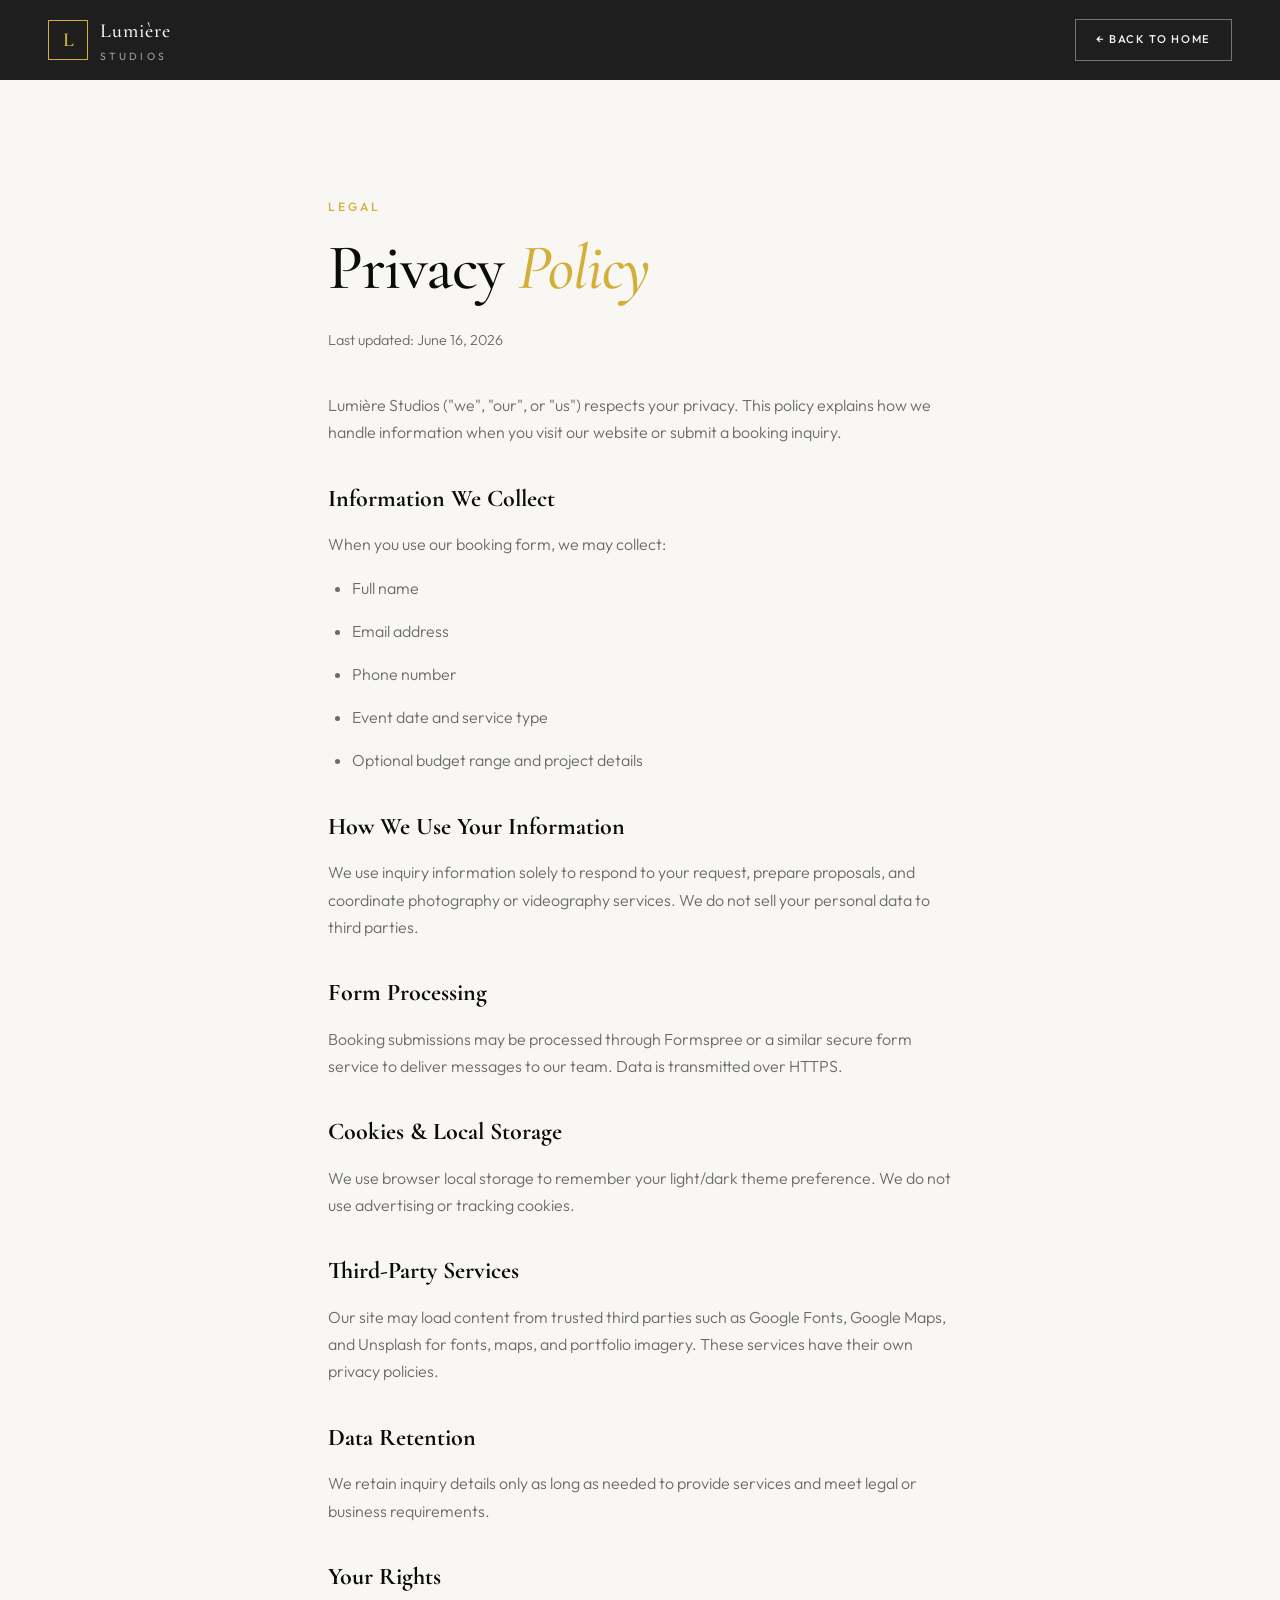
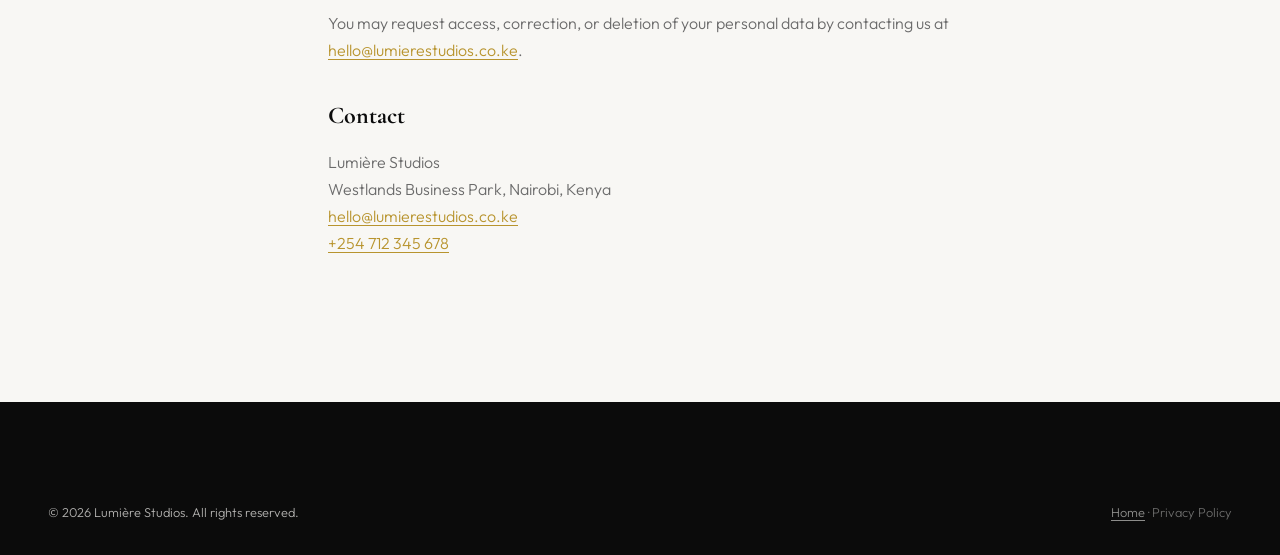
<file: privacy.html>
<!DOCTYPE html>
<html lang="en">
<head>
  <meta charset="UTF-8">
  <meta name="viewport" content="width=device-width, initial-scale=1.0">
  <meta name="description" content="Privacy Policy for Lumière Studios — how we collect and use your information.">
  <meta name="robots" content="index, follow">
  <title>Privacy Policy — Lumière Studios</title>
  <link rel="icon" href="assets/favicon.svg" type="image/svg+xml">
  <link rel="preconnect" href="https://fonts.googleapis.com">
  <link rel="preconnect" href="https://fonts.gstatic.com" crossorigin>
  <link href="https://fonts.googleapis.com/css2?family=Cormorant+Garamond:ital,wght@0,500;1,400&family=Outfit:wght@300;400&display=swap" rel="stylesheet">
  <link rel="stylesheet" href="style.css">
</head>
<body>
  <header class="header scrolled" style="position: relative;">
    <nav class="nav container" aria-label="Privacy page navigation">
      <a href="./" class="nav__logo" aria-label="Lumière Studios home">
        <span class="nav__logo-mark">L</span>
        <span class="nav__logo-text">Lumière<span>Studios</span></span>
      </a>
      <a href="./" class="btn btn--outline" style="font-size: 0.7rem; padding: 0.65rem 1.25rem;">← Back to Home</a>
    </nav>
  </header>

  <main class="section legal-page">
    <div class="container legal-page__content">
      <span class="section__eyebrow">Legal</span>
      <h1 class="section__title">Privacy <em>Policy</em></h1>
      <p class="legal-page__updated">Last updated: June 16, 2026</p>

      <div class="legal-page__body">
        <p>Lumière Studios ("we", "our", or "us") respects your privacy. This policy explains how we handle information when you visit our website or submit a booking inquiry.</p>

        <h2>Information We Collect</h2>
        <p>When you use our booking form, we may collect:</p>
        <ul>
          <li>Full name</li>
          <li>Email address</li>
          <li>Phone number</li>
          <li>Event date and service type</li>
          <li>Optional budget range and project details</li>
        </ul>

        <h2>How We Use Your Information</h2>
        <p>We use inquiry information solely to respond to your request, prepare proposals, and coordinate photography or videography services. We do not sell your personal data to third parties.</p>

        <h2>Form Processing</h2>
        <p>Booking submissions may be processed through Formspree or a similar secure form service to deliver messages to our team. Data is transmitted over HTTPS.</p>

        <h2>Cookies &amp; Local Storage</h2>
        <p>We use browser local storage to remember your light/dark theme preference. We do not use advertising or tracking cookies.</p>

        <h2>Third-Party Services</h2>
        <p>Our site may load content from trusted third parties such as Google Fonts, Google Maps, and Unsplash for fonts, maps, and portfolio imagery. These services have their own privacy policies.</p>

        <h2>Data Retention</h2>
        <p>We retain inquiry details only as long as needed to provide services and meet legal or business requirements.</p>

        <h2>Your Rights</h2>
        <p>You may request access, correction, or deletion of your personal data by contacting us at <a href="mailto:hello@lumierestudios.co.ke">hello@lumierestudios.co.ke</a>.</p>

        <h2>Contact</h2>
        <p>
          Lumière Studios<br>
          Westlands Business Park, Nairobi, Kenya<br>
          <a href="mailto:hello@lumierestudios.co.ke">hello@lumierestudios.co.ke</a><br>
          <a href="tel:+254712345678">+254 712 345 678</a>
        </p>
      </div>
    </div>
  </main>

  <footer class="footer">
    <div class="container">
      <div class="footer__bottom" style="border-top: none; padding-top: 0;">
        <p>&copy; 2026 Lumière Studios. All rights reserved.</p>
        <p class="footer__credit"><a href="./">Home</a> · Privacy Policy</p>
      </div>
    </div>
  </footer>
</body>
</html>
</file>
<file: style.css>
/* ==========================================================================
   Lumière Studios — Premium Photography Website
   Design System & Global Styles
   ========================================================================== */

/* --- CSS Custom Properties --- */
:root {
  --color-black: #0B0B0B;
  --color-dark: #1A1A1A;
  --color-off-white: #F8F7F4;
  --color-gold: #D4AF37;
  --color-gold-light: #E8C860;
  --color-gold-dark: #B8942E;
  --color-gray: #6B6B6B;
  --color-gray-light: #A0A0A0;
  --color-white: #FFFFFF;

  --font-serif: 'Cormorant Garamond', Georgia, 'Times New Roman', serif;
  --font-sans: 'Outfit', -apple-system, BlinkMacSystemFont, 'Segoe UI', sans-serif;

  --transition-fast: 0.2s cubic-bezier(0.4, 0, 0.2, 1);
  --transition-base: 0.4s cubic-bezier(0.4, 0, 0.2, 1);
  --transition-slow: 0.7s cubic-bezier(0.4, 0, 0.2, 1);
  --transition-spring: 0.6s cubic-bezier(0.34, 1.56, 0.64, 1);

  --shadow-sm: 0 2px 8px rgba(0, 0, 0, 0.08);
  --shadow-md: 0 8px 32px rgba(0, 0, 0, 0.12);
  --shadow-lg: 0 16px 64px rgba(0, 0, 0, 0.2);

  --glass-bg: rgba(248, 247, 244, 0.08);
  --glass-border: rgba(255, 255, 255, 0.12);
  --glass-blur: blur(20px);

  --header-height: 80px;
  --container-max: 1280px;
  --section-padding: clamp(80px, 10vw, 140px);

  /* Light mode (default) */
  --bg-primary: var(--color-off-white);
  --bg-secondary: var(--color-white);
  --bg-dark: var(--color-black);
  --text-primary: var(--color-black);
  --text-secondary: var(--color-gray);
  --text-inverse: var(--color-off-white);
  --border-color: rgba(11, 11, 11, 0.1);
}

/* Dark mode */
[data-theme="dark"] {
  --bg-primary: var(--color-black);
  --bg-secondary: var(--color-dark);
  --text-primary: var(--color-off-white);
  --text-secondary: var(--color-gray-light);
  --border-color: rgba(248, 247, 244, 0.1);
  --glass-bg: rgba(26, 26, 26, 0.6);
  --glass-border: rgba(255, 255, 255, 0.08);
}

/* --- Reset & Base --- */
*,
*::before,
*::after {
  box-sizing: border-box;
  margin: 0;
  padding: 0;
}

html {
  scroll-behavior: smooth;
  scroll-padding-top: var(--header-height);
  font-size: 16px;
  -webkit-font-smoothing: antialiased;
  -moz-osx-font-smoothing: grayscale;
}

body {
  font-family: var(--font-sans);
  font-weight: 300;
  line-height: 1.7;
  color: var(--text-primary);
  background-color: var(--bg-primary);
  overflow-x: hidden;
  transition: background-color var(--transition-base), color var(--transition-base);
}

body.no-scroll {
  overflow: hidden;
}

img,
video {
  max-width: 100%;
  height: auto;
  display: block;
}

a {
  color: inherit;
  text-decoration: none;
  transition: color var(--transition-fast);
}

ul {
  list-style: none;
}

button {
  font-family: inherit;
  cursor: pointer;
  border: none;
  background: none;
}

address {
  font-style: normal;
}

:focus-visible {
  outline: 2px solid var(--color-gold);
  outline-offset: 3px;
}

.container {
  width: 100%;
  max-width: var(--container-max);
  margin: 0 auto;
  padding: 0 clamp(20px, 5vw, 48px);
}

.section {
  padding: var(--section-padding) 0;
}

.section--dark {
  background-color: var(--bg-dark);
  color: var(--text-inverse);
}

.section__eyebrow {
  display: inline-block;
  font-size: 0.75rem;
  font-weight: 500;
  letter-spacing: 0.25em;
  text-transform: uppercase;
  color: var(--color-gold);
  margin-bottom: 1rem;
}

.section__title {
  font-family: var(--font-serif);
  font-size: clamp(2.5rem, 5vw, 4rem);
  font-weight: 500;
  line-height: 1.1;
  letter-spacing: -0.02em;
  margin-bottom: 1.5rem;
}

.section__title em {
  font-style: italic;
  color: var(--color-gold);
}

.section__desc {
  font-size: 1.1rem;
  color: var(--text-secondary);
  max-width: 560px;
  line-height: 1.8;
}

.section__header {
  text-align: center;
  margin-bottom: clamp(48px, 6vw, 80px);
}

.section__header .section__desc {
  margin: 0 auto;
}

/* Glassmorphism utility */
.glass {
  background: var(--glass-bg);
  backdrop-filter: var(--glass-blur);
  -webkit-backdrop-filter: var(--glass-blur);
  border: 1px solid var(--glass-border);
}

/* --- Buttons --- */
.btn {
  display: inline-flex;
  align-items: center;
  justify-content: center;
  gap: 0.5rem;
  padding: 1rem 2.25rem;
  font-size: 0.8rem;
  font-weight: 500;
  letter-spacing: 0.15em;
  text-transform: uppercase;
  border-radius: 0;
  transition: all var(--transition-base);
  position: relative;
  overflow: hidden;
}

.btn::before {
  content: '';
  position: absolute;
  inset: 0;
  background: var(--color-gold);
  transform: scaleX(0);
  transform-origin: right;
  transition: transform var(--transition-base);
  z-index: 0;
}

.btn:hover::before {
  transform: scaleX(1);
  transform-origin: left;
}

.btn span,
.btn svg {
  position: relative;
  z-index: 1;
}

.btn--primary {
  background: var(--color-gold);
  color: var(--color-black);
  border: 1px solid var(--color-gold);
}

.btn--primary:hover {
  color: var(--color-black);
  box-shadow: 0 8px 32px rgba(212, 175, 55, 0.35);
}

.btn--outline {
  background: transparent;
  color: var(--color-off-white);
  border: 1px solid rgba(248, 247, 244, 0.4);
}

.btn--outline::before {
  background: var(--color-off-white);
}

.btn--outline:hover {
  color: var(--color-black);
  border-color: var(--color-off-white);
}

.btn--full {
  width: 100%;
}

.btn--whatsapp {
  background: #25D366;
  color: white;
  border: none;
  margin-top: 1.5rem;
}

.btn--whatsapp:hover {
  background: #1DA851;
  box-shadow: 0 8px 24px rgba(37, 211, 102, 0.35);
}

.btn--whatsapp::before {
  display: none;
}

.btn__loader {
  display: none;
  width: 18px;
  height: 18px;
  border: 2px solid transparent;
  border-top-color: currentColor;
  border-radius: 50%;
  animation: spin 0.8s linear infinite;
}

.btn.loading .btn__text {
  opacity: 0;
}

.btn.loading .btn__loader {
  display: block;
  position: absolute;
}

@keyframes spin {
  to { transform: rotate(360deg); }
}

/* --- Page Loader --- */
.loader {
  position: fixed;
  inset: 0;
  z-index: 9999;
  background: var(--color-black);
  display: flex;
  align-items: center;
  justify-content: center;
  transition: opacity 0.6s ease, visibility 0.6s ease;
}

.loader.hidden {
  opacity: 0;
  visibility: hidden;
  pointer-events: none;
}

.loader__inner {
  text-align: center;
}

.loader__logo {
  font-family: var(--font-serif);
  font-size: 2.5rem;
  font-weight: 500;
  color: var(--color-off-white);
  letter-spacing: 0.3em;
  margin-bottom: 2rem;
  animation: pulse 1.5s ease-in-out infinite;
}

.loader__bar {
  width: 120px;
  height: 1px;
  background: rgba(255, 255, 255, 0.2);
  margin: 0 auto;
  overflow: hidden;
}

.loader__bar span {
  display: block;
  height: 100%;
  width: 40%;
  background: var(--color-gold);
  animation: loadBar 1.2s ease-in-out infinite;
}

@keyframes pulse {
  0%, 100% { opacity: 1; }
  50% { opacity: 0.5; }
}

@keyframes loadBar {
  0% { transform: translateX(-100%); }
  100% { transform: translateX(350%); }
}

/* --- Header / Navigation --- */
.header {
  position: fixed;
  top: 0;
  left: 0;
  right: 0;
  z-index: 1000;
  height: var(--header-height);
  transition: background var(--transition-base), box-shadow var(--transition-base), transform var(--transition-base);
}

.header.scrolled {
  background: rgba(11, 11, 11, 0.92);
  backdrop-filter: blur(20px);
  -webkit-backdrop-filter: blur(20px);
  box-shadow: 0 1px 0 rgba(255, 255, 255, 0.06);
}

.header.hidden {
  transform: translateY(-100%);
}

.nav {
  display: flex;
  align-items: center;
  justify-content: space-between;
  height: 100%;
}

.nav__logo {
  display: flex;
  align-items: center;
  gap: 0.75rem;
  color: var(--color-off-white);
  z-index: 1001;
}

.nav__logo-mark {
  display: flex;
  align-items: center;
  justify-content: center;
  width: 40px;
  height: 40px;
  font-family: var(--font-serif);
  font-size: 1.25rem;
  font-weight: 600;
  border: 1px solid var(--color-gold);
  color: var(--color-gold);
}

.nav__logo-text {
  font-family: var(--font-serif);
  font-size: 1.25rem;
  font-weight: 500;
  letter-spacing: 0.05em;
}

.nav__logo-text span {
  display: block;
  font-size: 0.65rem;
  letter-spacing: 0.3em;
  text-transform: uppercase;
  color: var(--color-gray-light);
  font-family: var(--font-sans);
  font-weight: 400;
}

.nav__menu {
  display: flex;
  align-items: center;
  gap: 2.5rem;
}

.nav__link {
  font-size: 0.75rem;
  font-weight: 400;
  letter-spacing: 0.15em;
  text-transform: uppercase;
  color: rgba(248, 247, 244, 0.8);
  position: relative;
  padding: 0.25rem 0;
}

.nav__link::after {
  content: '';
  position: absolute;
  bottom: 0;
  left: 0;
  width: 0;
  height: 1px;
  background: var(--color-gold);
  transition: width var(--transition-base);
}

.nav__link:hover,
.nav__link.active {
  color: var(--color-off-white);
}

.nav__link:hover::after,
.nav__link.active::after {
  width: 100%;
}

.nav__link--cta {
  padding: 0.65rem 1.5rem;
  border: 1px solid var(--color-gold);
  color: var(--color-gold);
}

.nav__link--cta::after {
  display: none;
}

.nav__link--cta:hover {
  background: var(--color-gold);
  color: var(--color-black);
}

.nav__toggle {
  display: none;
  flex-direction: column;
  gap: 6px;
  width: 28px;
  z-index: 1001;
}

.nav__toggle span {
  display: block;
  height: 1px;
  width: 100%;
  background: var(--color-off-white);
  transition: all var(--transition-base);
}

.nav__toggle.active span:nth-child(1) {
  transform: rotate(45deg) translate(5px, 5px);
}

.nav__toggle.active span:nth-child(2) {
  opacity: 0;
}

.nav__toggle.active span:nth-child(3) {
  transform: rotate(-45deg) translate(5px, -5px);
}

.theme-toggle {
  display: flex;
  align-items: center;
  justify-content: center;
  width: 40px;
  height: 40px;
  color: var(--color-off-white);
  border: 1px solid rgba(255, 255, 255, 0.15);
  border-radius: 50%;
  margin-left: 1rem;
  transition: all var(--transition-fast);
}

.theme-toggle:hover {
  border-color: var(--color-gold);
  color: var(--color-gold);
}

.theme-toggle__icon {
  width: 18px;
  height: 18px;
}

.theme-toggle__icon--moon {
  display: none;
}

[data-theme="dark"] .theme-toggle__icon--sun {
  display: none;
}

[data-theme="dark"] .theme-toggle__icon--moon {
  display: block;
}

/* --- Hero Section --- */
.hero {
  position: relative;
  min-height: 100vh;
  min-height: 100dvh;
  display: flex;
  align-items: center;
  justify-content: center;
  overflow: hidden;
}

.hero__media {
  position: absolute;
  inset: 0;
  z-index: 0;
}

.hero__video {
  width: 100%;
  height: 100%;
  object-fit: cover;
  transform: scale(1.05);
  transition: transform 0.1s linear;
}

.hero__overlay {
  position: absolute;
  inset: 0;
  background: linear-gradient(
    to bottom,
    rgba(11, 11, 11, 0.5) 0%,
    rgba(11, 11, 11, 0.3) 40%,
    rgba(11, 11, 11, 0.7) 100%
  );
}

.hero__content {
  position: relative;
  z-index: 1;
  text-align: center;
  color: var(--color-off-white);
  padding-top: var(--header-height);
}

.hero__eyebrow {
  font-size: 0.75rem;
  letter-spacing: 0.3em;
  text-transform: uppercase;
  color: var(--color-gold);
  margin-bottom: 1.5rem;
}

.hero__title {
  font-family: var(--font-serif);
  font-size: clamp(2.75rem, 7vw, 5.5rem);
  font-weight: 500;
  line-height: 1.05;
  letter-spacing: -0.02em;
  margin-bottom: 1.5rem;
}

.hero__title em {
  font-style: italic;
  display: block;
  color: var(--color-gold-light);
}

.hero__subtitle {
  font-size: clamp(1rem, 2vw, 1.2rem);
  font-weight: 300;
  max-width: 580px;
  margin: 0 auto 2.5rem;
  color: rgba(248, 247, 244, 0.85);
  line-height: 1.8;
}

.hero__actions {
  display: flex;
  gap: 1rem;
  justify-content: center;
  flex-wrap: wrap;
}

.hero__scroll {
  position: absolute;
  bottom: 2.5rem;
  left: 50%;
  transform: translateX(-50%);
  display: flex;
  flex-direction: column;
  align-items: center;
  gap: 0.75rem;
  color: rgba(248, 247, 244, 0.5);
  font-size: 0.65rem;
  letter-spacing: 0.2em;
  text-transform: uppercase;
  z-index: 1;
}

.hero__scroll-line {
  width: 1px;
  height: 48px;
  background: linear-gradient(to bottom, var(--color-gold), transparent);
  animation: scrollLine 2s ease-in-out infinite;
}

@keyframes scrollLine {
  0%, 100% { transform: scaleY(0); transform-origin: top; }
  50% { transform: scaleY(1); transform-origin: top; }
  51% { transform: scaleY(1); transform-origin: bottom; }
  100% { transform: scaleY(0); transform-origin: bottom; }
}

/* --- Scroll Reveal Animations --- */
.reveal,
.reveal-left,
.reveal-right {
  opacity: 0;
  transition: opacity 0.8s cubic-bezier(0.4, 0, 0.2, 1),
              transform 0.8s cubic-bezier(0.4, 0, 0.2, 1);
}

.reveal {
  transform: translateY(40px);
}

.reveal-left {
  transform: translateX(-40px);
}

.reveal-right {
  transform: translateX(40px);
}

.reveal.visible,
.reveal-left.visible,
.reveal-right.visible {
  opacity: 1;
  transform: translate(0);
}

/* --- About Section --- */
.about__grid {
  display: grid;
  grid-template-columns: 1fr 1fr;
  gap: clamp(40px, 6vw, 80px);
  align-items: center;
}

.about__image-frame {
  position: relative;
}

.about__image-frame img {
  width: 100%;
  aspect-ratio: 4/5;
  object-fit: cover;
}

.about__badge {
  position: absolute;
  bottom: -20px;
  right: -20px;
  padding: 1.5rem 2rem;
  text-align: center;
  border-radius: 0;
}

.about__badge-number {
  display: block;
  font-family: var(--font-serif);
  font-size: 2.5rem;
  font-weight: 600;
  color: var(--color-gold);
  line-height: 1;
}

.about__badge-text {
  font-size: 0.7rem;
  letter-spacing: 0.1em;
  text-transform: uppercase;
  color: var(--text-secondary);
  line-height: 1.4;
}

.about__text {
  color: var(--text-secondary);
  margin-bottom: 1.25rem;
  font-size: 1.05rem;
}

.about__mission {
  padding: 1.75rem 2rem;
  margin: 2rem 0;
  border-left: 3px solid var(--color-gold);
}

.about__mission p {
  font-family: var(--font-serif);
  font-size: 1.25rem;
  font-style: italic;
  line-height: 1.6;
  color: var(--text-primary);
}

.about__awards-title {
  font-size: 0.75rem;
  letter-spacing: 0.2em;
  text-transform: uppercase;
  color: var(--color-gold);
  margin-bottom: 1rem;
}

.about__awards-list li {
  padding: 0.5rem 0;
  border-bottom: 1px solid var(--border-color);
  font-size: 0.95rem;
  color: var(--text-secondary);
}

.about__awards-list li:last-child {
  border-bottom: none;
}

/* --- Services Section --- */
.services__grid {
  display: grid;
  grid-template-columns: repeat(3, 1fr);
  gap: 1.5rem;
}

.service-card {
  padding: 2.5rem 2rem;
  border: 1px solid rgba(255, 255, 255, 0.08);
  background: rgba(255, 255, 255, 0.02);
  transition: all var(--transition-base);
  position: relative;
  overflow: hidden;
}

.service-card::before {
  content: '';
  position: absolute;
  top: 0;
  left: 0;
  width: 100%;
  height: 2px;
  background: var(--color-gold);
  transform: scaleX(0);
  transition: transform var(--transition-base);
}

.service-card:hover {
  background: rgba(212, 175, 55, 0.05);
  border-color: rgba(212, 175, 55, 0.2);
  transform: translateY(-4px);
}

.service-card:hover::before {
  transform: scaleX(1);
}

.service-card__icon {
  width: 48px;
  height: 48px;
  color: var(--color-gold);
  margin-bottom: 1.5rem;
}

.service-card__icon svg {
  width: 100%;
  height: 100%;
}

.service-card__title {
  font-family: var(--font-serif);
  font-size: 1.5rem;
  font-weight: 500;
  margin-bottom: 0.75rem;
}

.service-card__desc {
  font-size: 0.95rem;
  color: rgba(248, 247, 244, 0.65);
  margin-bottom: 1.5rem;
  line-height: 1.7;
}

.service-card__link {
  font-size: 0.75rem;
  letter-spacing: 0.15em;
  text-transform: uppercase;
  color: var(--color-gold);
  display: inline-flex;
  align-items: center;
  gap: 0.5rem;
  transition: gap var(--transition-fast);
}

.service-card__link:hover {
  gap: 0.85rem;
}

/* --- Portfolio Section --- */
.portfolio__filters {
  display: flex;
  justify-content: center;
  flex-wrap: wrap;
  gap: 0.5rem;
  margin-bottom: 3rem;
}

.portfolio__filter {
  padding: 0.65rem 1.5rem;
  font-size: 0.7rem;
  letter-spacing: 0.15em;
  text-transform: uppercase;
  color: var(--text-secondary);
  border: 1px solid var(--border-color);
  transition: all var(--transition-fast);
}

.portfolio__filter:hover,
.portfolio__filter.active {
  background: var(--color-black);
  color: var(--color-off-white);
  border-color: var(--color-black);
}

[data-theme="dark"] .portfolio__filter:hover,
[data-theme="dark"] .portfolio__filter.active {
  background: var(--color-gold);
  color: var(--color-black);
  border-color: var(--color-gold);
}

.portfolio__grid {
  columns: 3;
  column-gap: 1rem;
}

.portfolio__item {
  break-inside: avoid;
  margin-bottom: 1rem;
  position: relative;
  overflow: hidden;
  cursor: pointer;
  opacity: 1;
  transform: scale(1);
  transition: opacity 0.5s ease, transform 0.5s ease;
}

.portfolio__item.hidden {
  opacity: 0;
  transform: scale(0.95);
  position: absolute;
  pointer-events: none;
}

.portfolio__item img {
  width: 100%;
  display: block;
  transition: transform var(--transition-slow);
}

.portfolio__item:hover img {
  transform: scale(1.05);
}

.portfolio__overlay {
  position: absolute;
  inset: 0;
  background: linear-gradient(to top, rgba(11, 11, 11, 0.8) 0%, transparent 60%);
  display: flex;
  flex-direction: column;
  justify-content: flex-end;
  padding: 1.5rem;
  opacity: 0;
  transition: opacity var(--transition-base);
}

.portfolio__item:hover .portfolio__overlay {
  opacity: 1;
}

.portfolio__category {
  font-size: 0.65rem;
  letter-spacing: 0.2em;
  text-transform: uppercase;
  color: var(--color-gold);
  margin-bottom: 0.25rem;
}

.portfolio__title {
  font-family: var(--font-serif);
  font-size: 1.25rem;
  color: var(--color-off-white);
}

.portfolio__zoom {
  position: absolute;
  top: 1rem;
  right: 1rem;
  width: 40px;
  height: 40px;
  display: flex;
  align-items: center;
  justify-content: center;
  background: rgba(255, 255, 255, 0.15);
  backdrop-filter: blur(10px);
  color: white;
  opacity: 0;
  transform: scale(0.8);
  transition: all var(--transition-base);
}

.portfolio__item:hover .portfolio__zoom {
  opacity: 1;
  transform: scale(1);
}

/* --- Lightbox --- */
.lightbox {
  position: fixed;
  inset: 0;
  z-index: 2000;
  background: rgba(11, 11, 11, 0.95);
  display: flex;
  align-items: center;
  justify-content: center;
  opacity: 0;
  visibility: hidden;
  transition: opacity var(--transition-base), visibility var(--transition-base);
}

.lightbox.active {
  opacity: 1;
  visibility: visible;
}

.lightbox[hidden] {
  display: none;
}

.lightbox:not([hidden]).active {
  display: flex;
}

.lightbox__content {
  max-width: 90vw;
  max-height: 85vh;
  text-align: center;
}

.lightbox__image {
  max-width: 90vw;
  max-height: 80vh;
  object-fit: contain;
  animation: lightboxIn 0.4s cubic-bezier(0.34, 1.56, 0.64, 1);
}

@keyframes lightboxIn {
  from { opacity: 0; transform: scale(0.9); }
  to { opacity: 1; transform: scale(1); }
}

.lightbox__caption {
  color: rgba(248, 247, 244, 0.7);
  margin-top: 1rem;
  font-size: 0.9rem;
}

.lightbox__close {
  position: absolute;
  top: 1.5rem;
  right: 1.5rem;
  font-size: 2.5rem;
  color: var(--color-off-white);
  width: 48px;
  height: 48px;
  display: flex;
  align-items: center;
  justify-content: center;
  transition: color var(--transition-fast);
}

.lightbox__close:hover {
  color: var(--color-gold);
}

.lightbox__nav {
  position: absolute;
  top: 50%;
  transform: translateY(-50%);
  font-size: 3rem;
  color: var(--color-off-white);
  padding: 1rem;
  transition: color var(--transition-fast);
}

.lightbox__nav:hover {
  color: var(--color-gold);
}

.lightbox__nav--prev { left: 1rem; }
.lightbox__nav--next { right: 1rem; }

.lightbox__fullscreen {
  position: absolute;
  bottom: 1.5rem;
  right: 1.5rem;
  width: 44px;
  height: 44px;
  display: flex;
  align-items: center;
  justify-content: center;
  color: var(--color-off-white);
  border: 1px solid rgba(255, 255, 255, 0.2);
  transition: all var(--transition-fast);
}

.lightbox__fullscreen:hover {
  border-color: var(--color-gold);
  color: var(--color-gold);
}

/* --- Testimonials --- */
.testimonials__slider {
  overflow: hidden;
  position: relative;
}

.testimonials__track {
  display: flex;
  transition: transform 0.6s cubic-bezier(0.4, 0, 0.2, 1);
}

.testimonial-card {
  flex: 0 0 100%;
  max-width: 100%;
  padding: clamp(2rem, 4vw, 3.5rem);
  margin: 0 0.5rem;
}

.testimonial-card__stars {
  color: var(--color-gold);
  font-size: 1rem;
  letter-spacing: 0.15em;
  margin-bottom: 1.5rem;
}

.testimonial-card__text {
  font-family: var(--font-serif);
  font-size: clamp(1.25rem, 2.5vw, 1.75rem);
  font-style: italic;
  line-height: 1.6;
  color: rgba(248, 247, 244, 0.9);
  margin-bottom: 2rem;
}

.testimonial-card__author {
  display: flex;
  align-items: center;
  gap: 1rem;
}

.testimonial-card__author img {
  width: 56px;
  height: 56px;
  border-radius: 50%;
  object-fit: cover;
  border: 2px solid var(--color-gold);
}

.testimonial-card__name {
  font-style: normal;
  font-weight: 500;
  font-size: 1rem;
  display: block;
}

.testimonial-card__role {
  font-size: 0.85rem;
  color: rgba(248, 247, 244, 0.5);
}

.testimonials__controls {
  display: flex;
  align-items: center;
  justify-content: center;
  gap: 1.5rem;
  margin-top: 2rem;
}

.testimonials__btn {
  width: 48px;
  height: 48px;
  border: 1px solid rgba(255, 255, 255, 0.15);
  color: var(--color-off-white);
  font-size: 1.5rem;
  display: flex;
  align-items: center;
  justify-content: center;
  transition: all var(--transition-fast);
}

.testimonials__btn:hover {
  border-color: var(--color-gold);
  color: var(--color-gold);
}

.testimonials__dots {
  display: flex;
  gap: 0.5rem;
}

.testimonials__dot {
  width: 8px;
  height: 8px;
  border-radius: 50%;
  background: rgba(255, 255, 255, 0.2);
  transition: all var(--transition-fast);
  cursor: pointer;
}

.testimonials__dot.active {
  background: var(--color-gold);
  transform: scale(1.3);
}

/* --- Statistics --- */
.stats {
  background: var(--color-gold);
  color: var(--color-black);
}

.stats__grid {
  display: grid;
  grid-template-columns: repeat(4, 1fr);
  gap: 2rem;
  text-align: center;
}

.stat-item__number {
  display: block;
  font-family: var(--font-serif);
  font-size: clamp(2.5rem, 5vw, 4rem);
  font-weight: 600;
  line-height: 1;
  margin-bottom: 0.5rem;
}

.stat-item__label {
  font-size: 0.75rem;
  letter-spacing: 0.15em;
  text-transform: uppercase;
  opacity: 0.7;
}

/* --- Booking Form --- */
.booking__grid {
  display: grid;
  grid-template-columns: 1fr 1.2fr;
  gap: clamp(40px, 6vw, 80px);
  align-items: start;
}

.booking__desc {
  color: rgba(248, 247, 244, 0.65);
  margin-bottom: 2rem;
  font-size: 1.05rem;
}

.booking__features li {
  padding: 0.75rem 0;
  padding-left: 1.5rem;
  position: relative;
  color: rgba(248, 247, 244, 0.8);
  border-bottom: 1px solid rgba(255, 255, 255, 0.06);
}

.booking__features li::before {
  content: '✦';
  position: absolute;
  left: 0;
  color: var(--color-gold);
  font-size: 0.6rem;
}

.booking__form {
  padding: clamp(2rem, 4vw, 3rem);
}

.form-group {
  margin-bottom: 1.25rem;
}

.form-row {
  display: grid;
  grid-template-columns: 1fr 1fr;
  gap: 1rem;
}

.form-group label {
  display: block;
  font-size: 0.7rem;
  letter-spacing: 0.12em;
  text-transform: uppercase;
  color: rgba(248, 247, 244, 0.6);
  margin-bottom: 0.5rem;
}

.form-group label span {
  color: var(--color-gold);
}

.form-group input,
.form-group select,
.form-group textarea {
  width: 100%;
  padding: 0.85rem 1rem;
  font-family: var(--font-sans);
  font-size: 0.95rem;
  font-weight: 300;
  color: var(--color-off-white);
  background: rgba(255, 255, 255, 0.05);
  border: 1px solid rgba(255, 255, 255, 0.1);
  transition: border-color var(--transition-fast), box-shadow var(--transition-fast);
}

.form-group input:focus,
.form-group select:focus,
.form-group textarea:focus {
  outline: none;
  border-color: var(--color-gold);
  box-shadow: 0 0 0 3px rgba(212, 175, 55, 0.15);
}

.form-group input.error,
.form-group select.error {
  border-color: #E74C3C;
}

.form-group select {
  appearance: none;
  background-image: url("data:image/svg+xml,%3Csvg xmlns='http://www.w3.org/2000/svg' width='12' height='12' viewBox='0 0 24 24' fill='none' stroke='%23D4AF37' stroke-width='2'%3E%3Cpath d='M6 9l6 6 6-6'/%3E%3C/svg%3E");
  background-repeat: no-repeat;
  background-position: right 1rem center;
  padding-right: 2.5rem;
}

.form-group select option {
  background: var(--color-dark);
  color: var(--color-off-white);
}

.form-error {
  display: block;
  font-size: 0.75rem;
  color: #E74C3C;
  margin-top: 0.35rem;
  min-height: 1rem;
}

.form-success {
  text-align: center;
  padding: 2rem;
  animation: successIn 0.6s cubic-bezier(0.34, 1.56, 0.64, 1);
}

.form-success__icon {
  width: 64px;
  height: 64px;
  border-radius: 50%;
  background: var(--color-gold);
  color: var(--color-black);
  font-size: 1.75rem;
  display: flex;
  align-items: center;
  justify-content: center;
  margin: 0 auto 1rem;
}

.form-success h3 {
  font-family: var(--font-serif);
  font-size: 1.75rem;
  margin-bottom: 0.5rem;
}

.form-success p {
  color: rgba(248, 247, 244, 0.7);
}

@keyframes successIn {
  from { opacity: 0; transform: scale(0.8); }
  to { opacity: 1; transform: scale(1); }
}

/* --- Contact Section --- */
.contact__grid {
  display: grid;
  grid-template-columns: 1fr 1.2fr;
  gap: clamp(40px, 6vw, 60px);
  align-items: start;
}

.contact__item {
  display: flex;
  gap: 1.25rem;
  margin-bottom: 2rem;
}

.contact__icon {
  flex-shrink: 0;
  width: 48px;
  height: 48px;
  display: flex;
  align-items: center;
  justify-content: center;
  border: 1px solid var(--border-color);
  color: var(--color-gold);
}

.contact__icon svg {
  width: 20px;
  height: 20px;
}

.contact__item h3 {
  font-size: 0.7rem;
  letter-spacing: 0.15em;
  text-transform: uppercase;
  color: var(--text-secondary);
  margin-bottom: 0.25rem;
}

.contact__item a {
  transition: color var(--transition-fast);
}

.contact__item a:hover {
  color: var(--color-gold);
}

.contact__social {
  display: flex;
  gap: 0.75rem;
  margin-top: 2rem;
}

.contact__social-link {
  width: 44px;
  height: 44px;
  display: flex;
  align-items: center;
  justify-content: center;
  border: 1px solid var(--border-color);
  color: var(--text-primary);
  transition: all var(--transition-fast);
}

.contact__social-link svg {
  width: 18px;
  height: 18px;
}

.contact__social-link:hover {
  border-color: var(--color-gold);
  color: var(--color-gold);
  transform: translateY(-2px);
}

.contact__map {
  height: 450px;
  overflow: hidden;
  border: 1px solid var(--border-color);
}

.contact__map iframe {
  width: 100%;
  height: 100%;
  filter: grayscale(30%);
  transition: filter var(--transition-base);
}

.contact__map:hover iframe {
  filter: grayscale(0%);
}

/* --- Footer --- */
.footer {
  background: var(--color-black);
  color: rgba(248, 247, 244, 0.7);
  padding: clamp(60px, 8vw, 100px) 0 2rem;
}

.footer__grid {
  display: grid;
  grid-template-columns: 1.5fr 1fr 1fr 1fr;
  gap: 3rem;
  margin-bottom: 4rem;
}

.footer__logo {
  display: flex;
  align-items: center;
  gap: 0.75rem;
  margin-bottom: 1rem;
}

.footer__tagline {
  font-size: 0.95rem;
  line-height: 1.7;
  max-width: 280px;
}

.footer__links h3,
.footer__contact h3,
.footer__social h3 {
  font-size: 0.7rem;
  letter-spacing: 0.2em;
  text-transform: uppercase;
  color: var(--color-gold);
  margin-bottom: 1.25rem;
}

.footer__links li,
.footer__contact li {
  margin-bottom: 0.65rem;
}

.footer__links a,
.footer__contact a {
  font-size: 0.9rem;
  transition: color var(--transition-fast);
}

.footer__links a:hover,
.footer__contact a:hover {
  color: var(--color-gold);
}

.footer__social-links {
  display: flex;
  gap: 0.75rem;
}

.footer__social-links a {
  width: 40px;
  height: 40px;
  display: flex;
  align-items: center;
  justify-content: center;
  border: 1px solid rgba(255, 255, 255, 0.1);
  transition: all var(--transition-fast);
}

.footer__social-links a svg {
  width: 16px;
  height: 16px;
}

.footer__social-links a:hover {
  border-color: var(--color-gold);
  color: var(--color-gold);
}

.footer__bottom {
  display: flex;
  justify-content: space-between;
  align-items: center;
  padding-top: 2rem;
  border-top: 1px solid rgba(255, 255, 255, 0.08);
  font-size: 0.8rem;
}

.footer__credit {
  color: rgba(248, 247, 244, 0.4);
}

/* --- Back to Top --- */
.back-to-top {
  position: fixed;
  bottom: 2rem;
  right: 2rem;
  width: 48px;
  height: 48px;
  background: var(--color-gold);
  color: var(--color-black);
  display: flex;
  align-items: center;
  justify-content: center;
  z-index: 900;
  opacity: 0;
  visibility: hidden;
  transform: translateY(20px);
  transition: all var(--transition-base);
  box-shadow: var(--shadow-md);
}

.back-to-top.visible {
  opacity: 1;
  visibility: visible;
  transform: translateY(0);
}

.back-to-top:hover {
  background: var(--color-gold-light);
  transform: translateY(-4px);
}

.back-to-top svg {
  width: 20px;
  height: 20px;
}

/* --- Responsive --- */
@media (max-width: 1024px) {
  .services__grid {
    grid-template-columns: repeat(2, 1fr);
  }

  .portfolio__grid {
    columns: 2;
  }

  .stats__grid {
    grid-template-columns: repeat(2, 1fr);
  }

  .footer__grid {
    grid-template-columns: repeat(2, 1fr);
  }
}

@media (max-width: 768px) {
  :root {
    --header-height: 70px;
  }

  .nav__toggle {
    display: flex;
  }

  .nav__menu {
    position: fixed;
    inset: 0;
    background: rgba(11, 11, 11, 0.98);
    flex-direction: column;
    justify-content: center;
    align-items: center;
    gap: 2rem;
    opacity: 0;
    visibility: hidden;
    transition: all var(--transition-base);
  }

  .nav__menu.active {
    opacity: 1;
    visibility: visible;
  }

  .nav__menu .nav__link {
    font-size: 1rem;
  }

  .theme-toggle {
    margin-left: 0;
    margin-right: 1rem;
  }

  .about__grid,
  .booking__grid,
  .contact__grid {
    grid-template-columns: 1fr;
  }

  .about__badge {
    right: 0;
    bottom: -10px;
  }

  .services__grid {
    grid-template-columns: 1fr;
  }

  .portfolio__grid {
    columns: 1;
  }

  .form-row {
    grid-template-columns: 1fr;
  }

  .stats__grid {
    grid-template-columns: repeat(2, 1fr);
    gap: 2.5rem;
  }

  .footer__grid {
    grid-template-columns: 1fr;
    gap: 2rem;
  }

  .footer__bottom {
    flex-direction: column;
    gap: 0.5rem;
    text-align: center;
  }

  .hero__actions {
    flex-direction: column;
    align-items: center;
  }

  .hero__actions .btn {
    width: 100%;
    max-width: 280px;
  }

  .contact__map {
    height: 300px;
  }

  .lightbox__nav {
    font-size: 2rem;
  }
}

@media (max-width: 480px) {
  .portfolio__filters {
    gap: 0.35rem;
  }

  .portfolio__filter {
    padding: 0.5rem 1rem;
    font-size: 0.6rem;
  }

  .back-to-top {
    bottom: 1.25rem;
    right: 1.25rem;
    width: 42px;
    height: 42px;
  }
}

/* --- Reduced Motion --- */
@media (prefers-reduced-motion: reduce) {
  *,
  *::before,
  *::after {
    animation-duration: 0.01ms !important;
    animation-iteration-count: 1 !important;
    transition-duration: 0.01ms !important;
  }

  html {
    scroll-behavior: auto;
  }
}

  /* --- Legal Pages --- */
.legal-page {
  padding-top: calc(var(--header-height) + 2rem);
  min-height: 70vh;
}

.legal-page__content {
  max-width: 720px;
}

.legal-page__updated {
  color: var(--text-secondary);
  font-size: 0.9rem;
  margin-bottom: 2.5rem;
}

.legal-page__body h2 {
  font-family: var(--font-serif);
  font-size: 1.5rem;
  margin: 2rem 0 0.75rem;
}

.legal-page__body p,
.legal-page__body li {
  color: var(--text-secondary);
  margin-bottom: 1rem;
}

.legal-page__body ul {
  list-style: disc;
  padding-left: 1.5rem;
  margin-bottom: 1rem;
}

.legal-page__body a {
  color: var(--color-gold-dark);
  text-decoration: underline;
  text-underline-offset: 3px;
}

.legal-page__body a:hover {
  color: var(--color-gold);
}

.footer__credit a {
  color: rgba(248, 247, 244, 0.55);
  margin-left: 0.75rem;
  text-decoration: underline;
  text-underline-offset: 3px;
}

.footer__credit a:hover {
  color: var(--color-gold);
}

.form-error--global {
  text-align: center;
  padding: 0.75rem;
  background: rgba(231, 76, 60, 0.1);
  border: 1px solid rgba(231, 76, 60, 0.3);
  margin-bottom: 1rem;
}

/* --- Print --- */
@media print {
  .header,
  .loader,
  .back-to-top,
  .lightbox,
  .hero__video {
    display: none !important;
  }
}
</file>
